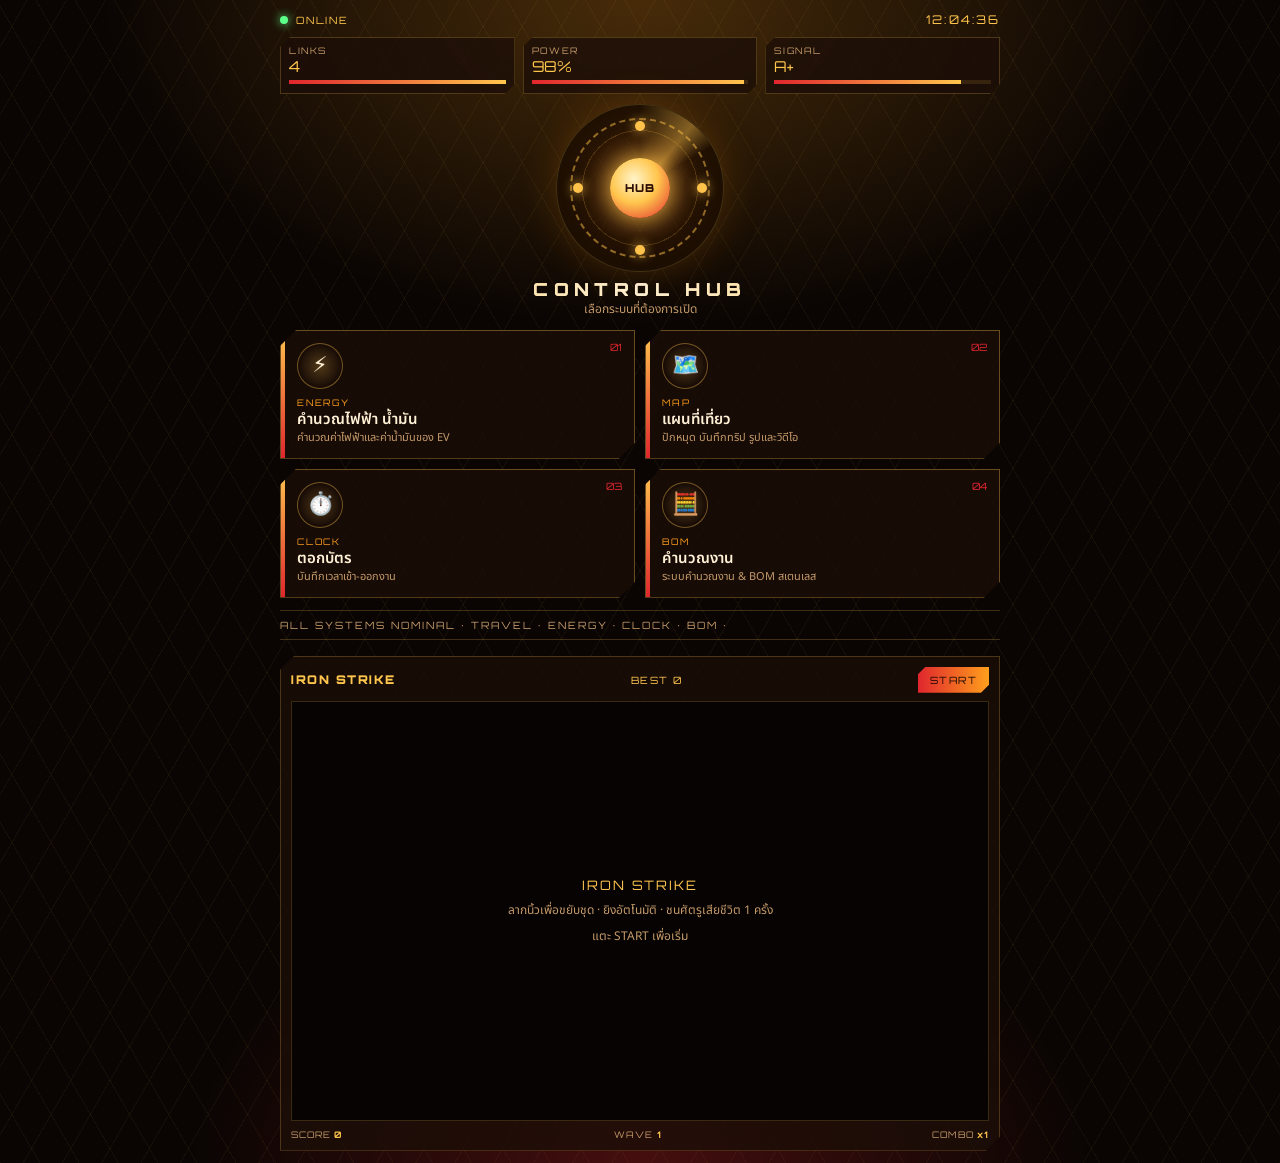
<file: hub.html>
<!doctype html>
<html lang="th">
<head>
  <meta charset="utf-8">
  <meta name="viewport" content="width=device-width, initial-scale=1, viewport-fit=cover">
  <meta name="theme-color" content="#0a0503">
  <link rel="apple-touch-icon" sizes="180x180" href="assets/apple-touch-icon.png">
  <title>HUB</title>
  <link rel="preconnect" href="https://fonts.googleapis.com">
  <link rel="preconnect" href="https://fonts.gstatic.com" crossorigin>
  <link href="https://fonts.googleapis.com/css2?family=Orbitron:wght@500;700;900&family=Noto+Sans+Thai:wght@400;500;600&display=swap" rel="stylesheet">
  <style>
    :root {
      --bg: #0a0503;
      --panel: rgba(28, 13, 7, 0.78);
      --gold: #ffc64d;
      --gold-2: #ff9f1c;
      --gold-soft: rgba(255, 198, 77, 0.22);
      --red: #e0262d;
      --text: #fff1d6;
      --muted: #c49a6a;
    }
    * { box-sizing: border-box; }
    html, body { margin: 0; min-height: 100%; background: var(--bg); color: var(--text); }
    body {
      font-family: "Noto Sans Thai", system-ui, sans-serif;
      padding: max(12px, env(safe-area-inset-top)) 14px max(12px, env(safe-area-inset-bottom));
      overflow-x: hidden;
      background:
        radial-gradient(ellipse 60% 40% at 50% 0%, rgba(255, 159, 28, 0.25), transparent 70%),
        radial-gradient(ellipse 50% 35% at 50% 100%, rgba(224, 38, 45, 0.28), transparent 70%),
        repeating-linear-gradient(60deg, rgba(255, 198, 77, 0.05) 0 1px, transparent 1px 34px),
        repeating-linear-gradient(-60deg, rgba(255, 198, 77, 0.05) 0 1px, transparent 1px 34px),
        var(--bg);
      min-height: 100vh;
    }
    /* scanlines ทั่วหน้า */
    .frame { position: relative; z-index: 1; max-width: 720px; margin: 0 auto; }
    .mono { font-family: Orbitron, sans-serif; letter-spacing: 0.18em; }

    /* ---- top bar ---- */
    .top { display: flex; justify-content: space-between; align-items: center; font-size: 10px; color: var(--muted); }
    .status { display: flex; align-items: center; gap: 8px; color: var(--gold); }
    .status i { width: 8px; height: 8px; border-radius: 50%; background: #5dff8a; box-shadow: 0 0 10px #5dff8a; animation: blink 1.6s steps(2) infinite; }
    @keyframes blink { 50% { opacity: 0.2; } }
    #clock { color: var(--gold); font-size: 12px; }

    /* ---- gauges ---- */
    .gauges { display: grid; grid-template-columns: repeat(3, 1fr); gap: 8px; margin: 10px 0 0; }
    .gauge {
      padding: 7px 8px 9px; background: var(--panel);
      border: 1px solid var(--gold-soft); clip-path: polygon(10px 0, 100% 0, 100% calc(100% - 10px), calc(100% - 10px) 100%, 0 100%, 0 10px);
    }
    .gauge .k { font-size: 9px; color: var(--muted); }
    .gauge .v { font-family: Orbitron, sans-serif; font-size: 15px; color: var(--gold); margin: 1px 0 4px; }
    .bar { height: 4px; background: rgba(255, 198, 77, 0.12); overflow: hidden; }
    .bar span { display: block; height: 100%; width: 0; background: linear-gradient(90deg, var(--red), var(--gold)); animation: fill 1.4s ease-out forwards; }
    @keyframes fill { to { width: var(--w); } }

    /* ---- radar + reactor ---- */
    .core-wrap { position: relative; width: 168px; height: 168px; margin: 10px auto 0; pointer-events: none; }
    .radar {
      position: absolute; inset: 0; border-radius: 50%;
      background:
        repeating-radial-gradient(circle at 50% 50%, transparent 0 28px, rgba(255, 198, 77, 0.18) 28px 29px),
        radial-gradient(circle, rgba(255, 159, 28, 0.12), rgba(10, 5, 3, 0.9) 70%);
      border: 1px solid var(--gold-soft);
      box-shadow: 0 0 40px rgba(255, 159, 28, 0.18), inset 0 0 40px rgba(255, 159, 28, 0.12);
      overflow: hidden;
    }
    .sweep {
      position: absolute; inset: 0; border-radius: 50%;
      background: conic-gradient(from 0deg, rgba(255, 198, 77, 0) 0deg, rgba(255, 198, 77, 0.45) 40deg, rgba(255, 198, 77, 0) 60deg);
      animation: spin 4s linear infinite;
    }
    .blip {
      position: absolute; width: 10px; height: 10px; margin: -5px 0 0 -5px; border-radius: 50%;
      left: calc(50% + var(--x) * 1px); top: calc(50% + var(--y) * 1px);
      background: var(--gold); box-shadow: 0 0 12px var(--gold);
      animation: ping 2.4s ease-out infinite; animation-delay: var(--d);
    }
    @keyframes ping { 0% { transform: scale(1); opacity: 1; } 70%, 100% { transform: scale(2.6); opacity: 0; } }
    .core {
      position: absolute; left: 50%; top: 50%; width: 60px; height: 60px; margin: -30px 0 0 -30px; border-radius: 50%;
      background: radial-gradient(circle at 40% 35%, #fff4c8, var(--gold) 45%, var(--red) 100%);
      box-shadow: 0 0 26px var(--gold), 0 0 70px rgba(255, 90, 30, 0.45);
      display: flex; align-items: center; justify-content: center;
      font-family: Orbitron, sans-serif; font-weight: 900; font-size: 11px; color: #2a0d05; letter-spacing: 0.1em;
    }
    .ring { position: absolute; inset: 14px; border-radius: 50%; border: 2px dashed rgba(255, 198, 77, 0.5); animation: spin 22s linear infinite; }
    @keyframes spin { to { transform: rotate(360deg); } }
    @keyframes pulse { 50% { box-shadow: 0 0 40px var(--gold), 0 0 100px rgba(255, 90, 30, 0.6); } }

    h1 { font-family: Orbitron, sans-serif; font-weight: 900; text-align: center; letter-spacing: 0.3em; margin: 6px 0 0; font-size: 18px; background: linear-gradient(90deg, var(--gold), #fff1d6, var(--gold)); -webkit-background-clip: text; background-clip: text; color: transparent; }
    .sub { text-align: center; color: var(--muted); font-size: 12px; margin: 0 0 12px; }

    /* ---- link tiles ---- */
    .label-row { display: flex; align-items: center; gap: 10px; font-size: 10px; color: var(--muted); margin: 6px 0 12px; }
    .label-row::after { content: ""; flex: 1; height: 1px; background: linear-gradient(90deg, var(--gold-soft), transparent); }
    .grid { display: grid; grid-template-columns: 1fr 1fr; gap: 10px; }
    .tile {
      position: relative; display: flex; flex-direction: column; gap: 8px; align-items: flex-start; overflow: hidden;
      min-height: 112px; padding: 12px 12px 12px 16px; color: inherit; text-decoration: none;
      cursor: pointer; touch-action: manipulation; user-select: none; -webkit-user-select: none;
      background: var(--panel); border: 1px solid rgba(255, 198, 77, 0.35);
      clip-path: polygon(16px 0, 100% 0, 100% calc(100% - 16px), calc(100% - 16px) 100%, 0 100%, 0 16px);
      transition: box-shadow .2s, border-color .2s;
      -webkit-tap-highlight-color: transparent;
    }
    .tile::before { content: ""; position: absolute; left: 0; top: 0; bottom: 0; width: 4px; background: linear-gradient(var(--gold), var(--red)); }
    .tile > * { pointer-events: none; }
    .tile:hover, .tile:focus-visible { border-color: var(--gold); box-shadow: 0 0 26px rgba(255, 159, 28, 0.35); outline: none; }
    .num { position: absolute; top: 10px; right: 12px; font-family: Orbitron, sans-serif; font-size: 10px; color: var(--red); }
    .icon {
      flex: none; width: 46px; height: 46px; border-radius: 50%; display: flex; align-items: center; justify-content: center;
      font-size: 22px; line-height: 1; background: radial-gradient(circle, rgba(255, 198, 77, 0.25), transparent 70%); border: 1px solid rgba(255, 198, 77, 0.4);
    }
    .info { min-width: 0; flex: 1; }
    .tag { font-family: Orbitron, sans-serif; font-size: 9px; letter-spacing: 0.2em; color: var(--gold-2); }
    .title { font-weight: 600; font-size: 15px; margin: 0; }
    .desc { color: var(--muted); font-size: 11px; line-height: 1.35; }
    .arrow { display: none; }
    .empty { color: var(--muted); font-size: 14px; text-align: center; padding: 24px; border: 1px dashed var(--gold-soft); }

    /* ---- ticker ---- */
    .ticker { pointer-events: none; margin-top: 12px; overflow: hidden; white-space: nowrap; border-top: 1px solid var(--gold-soft); border-bottom: 1px solid var(--gold-soft); padding: 8px 0; font-family: Orbitron, sans-serif; font-size: 10px; color: var(--muted); letter-spacing: 0.2em; }
    /* ---- IRON STRIKE (เกมยิงเครื่องบิน) ---- */
    .game { margin-top: 16px; padding: 10px; background: var(--panel); border: 1px solid var(--gold-soft); clip-path: polygon(14px 0, 100% 0, 100% calc(100% - 14px), calc(100% - 14px) 100%, 0 100%, 0 14px); }
    .game-head { display: flex; justify-content: space-between; align-items: center; gap: 8px; font-family: Orbitron, sans-serif; font-size: 10px; letter-spacing: 0.15em; color: var(--gold); }
    .g-title { font-size: 12px; font-weight: 900; }
    .game-btn { font-family: Orbitron, sans-serif; font-size: 10px; letter-spacing: 0.15em; padding: 7px 12px; background: linear-gradient(90deg, var(--red), var(--gold-2)); color: #1a0803; border: 0; cursor: pointer; clip-path: polygon(8px 0, 100% 0, 100% calc(100% - 8px), calc(100% - 8px) 100%, 0 100%, 0 8px); }
    .stage { position: relative; margin-top: 8px; height: 420px; overflow: hidden; touch-action: none; user-select: none; -webkit-user-select: none; border: 1px solid rgba(255, 198, 77, 0.2); background: #070302; }
    .stage canvas { display: block; width: 100%; height: 100%; }
    .game-foot { display: flex; justify-content: space-between; margin-top: 8px; font-family: Orbitron, sans-serif; font-size: 9px; letter-spacing: 0.12em; color: var(--muted); }
    .game-foot b { color: var(--gold); font-weight: 700; }
    .hint-line { margin: 6px 0 0; font-size: 11px; color: var(--muted); text-align: center; }
    .overlay { position: absolute; inset: 0; display: flex; flex-direction: column; align-items: center; justify-content: center; gap: 8px; background: rgba(7, 3, 2, 0.72); font-family: Orbitron, sans-serif; font-size: 13px; letter-spacing: 0.15em; color: var(--gold); text-align: center; }
    .overlay small { font-family: "Noto Sans Thai", sans-serif; font-size: 12px; letter-spacing: 0; color: var(--muted); }
    @media (prefers-reduced-motion: reduce) { *, *::before, *::after { animation: none !important; } }
  </style>
</head>
<body>
  <main class="frame">
    <div class="top mono">
      <span class="status"><i></i>ONLINE</span>
      <span id="clock">--:--:--</span>
    </div>

    <div class="gauges">
      <div class="gauge"><div class="k mono">LINKS</div><div class="v" id="g-links">0</div><div class="bar"><span style="--w: 100%"></span></div></div>
      <div class="gauge"><div class="k mono">POWER</div><div class="v">98%</div><div class="bar"><span style="--w: 98%"></span></div></div>
      <div class="gauge"><div class="k mono">SIGNAL</div><div class="v">A+</div><div class="bar"><span style="--w: 86%"></span></div></div>
    </div>

    <div class="core-wrap" aria-hidden="true">
      <div class="radar"><div class="sweep"></div></div>
      <div class="ring"></div>
      <div id="blips"></div>
      <div class="core">HUB</div>
    </div>

    <h1>CONTROL HUB</h1>
    <p class="sub">เลือกระบบที่ต้องการเปิด</p>

    <div id="grid" class="grid"></div>

    <div class="ticker mono"><span id="ticker">ALL SYSTEMS NOMINAL · TRAVEL · ENERGY · CLOCK · BOM ·</span></div>

    <section class="game" aria-label="เกมยิงเครื่องบิน">
      <div class="game-head">
        <span class="g-title">IRON STRIKE</span>
        <span>BEST <span id="g-best">0</span></span>
        <button id="g-start" class="game-btn" type="button">START</button>
      </div>
      <div id="g-stage" class="stage">
        <canvas id="g-canvas"></canvas>
        <div id="g-over" class="overlay">
          <span>IRON STRIKE</span>
          <small>ลากนิ้วเพื่อขยับชุด · ยิงอัตโนมัติ · ชนศัตรูเสียชีวิต 1 ครั้ง</small>
          <small>แตะ START เพื่อเริ่ม</small>
        </div>
      </div>
      <div class="game-foot">
        <span>SCORE <b id="g-score">0</b></span>
        <span>WAVE <b id="g-wave">1</b></span>
        <span>COMBO <b id="g-combo">x1</b></span>
      </div>
    </section>
  </main>

  <script src="links.js"></script>
  <script>
    (function () {
      var stage = document.getElementById('g-stage');
      var canvas = document.getElementById('g-canvas');
      var ctx = canvas.getContext('2d');
      var over = document.getElementById('g-over');
      var startBtn = document.getElementById('g-start');
      var bestEl = document.getElementById('g-best');
      var scoreEl = document.getElementById('g-score');
      var waveEl = document.getElementById('g-wave');
      var comboEl = document.getElementById('g-combo');

      var BEST_KEY = 'hubIronStrikeBest';
      var W = 1, H = 1, dpr = 1;
      var game = null;
      var best = readBest();
      var dragging = false;
      var target = null;
      var audio = null;
      var last = performance.now();

      bestEl.textContent = String(best);

      function readBest() { try { return Number(localStorage.getItem(BEST_KEY)) || 0; } catch (e) { return 0; } }
      function writeBest(v) { try { localStorage.setItem(BEST_KEY, String(v)); } catch (e) { /* ไม่เป็นไร */ } }

      function resize() {
        var r = stage.getBoundingClientRect();
        W = Math.max(1, r.width); H = Math.max(1, r.height);
        dpr = window.devicePixelRatio || 1;
        canvas.width = Math.round(W * dpr); canvas.height = Math.round(H * dpr);
        ctx.setTransform(dpr, 0, 0, dpr, 0, 0);
      }
      window.addEventListener('resize', resize);
      resize();

      function beep(freq, dur, type, vol) {
        try {
          audio = audio || new (window.AudioContext || window.webkitAudioContext)();
          var o = audio.createOscillator(), g = audio.createGain();
          o.type = type || 'square'; o.frequency.value = freq;
          g.gain.value = vol || 0.04;
          o.connect(g); g.connect(audio.destination);
          o.start(); g.gain.exponentialRampToValueAtTime(0.0001, audio.currentTime + dur);
          o.stop(audio.currentTime + dur);
        } catch (e) { /* ไม่มีเสียงก็เล่นได้ */ }
      }

      function newGame() {
        return {
          running: true,
          p: { x: W / 2, y: H - 64, tx: W / 2, ty: H - 64, lives: 3, inv: 0 },
          bullets: [], enemies: [], parts: [],
          score: 0, kills: 0, wave: 1, combo: 1, comboT: 0,
          shake: 0, fireT: 0, spawnT: 0.8, t: 0
        };
      }

      function burst(x, y, color, n) {
        for (var i = 0; i < n; i++) {
          var a = Math.random() * Math.PI * 2, s = 60 + Math.random() * 220;
          game.parts.push({ x: x, y: y, vx: Math.cos(a) * s, vy: Math.sin(a) * s, life: 0.5 + Math.random() * 0.4, max: 0.9, color: color });
        }
      }

      function spawnEnemy() {
        var g = game, r = Math.random(), type;
        if (g.wave >= 3 && r > 0.85) type = 'dart';
        else if (g.wave >= 2 && r > 0.6) type = 'shield';
        else type = 'drone';
        var e = { x: 30 + Math.random() * Math.max(1, W - 60), y: -30, vx: 0, vy: 80 + g.wave * 12, hp: 1, r: 18, type: type, t: Math.random() * 6 };
        if (type === 'shield') { e.hp = 3; e.r = 26; e.vy *= 0.7; }
        if (type === 'dart') { e.r = 12; e.vy = 220 + g.wave * 10; }
        g.enemies.push(e);
      }

      function update(dt) {
        var g = game, p = g.p;
        g.t += dt;

        // เคลื่อนที่ตามนิ้ว (ลื่นๆ)
        if (target) { p.tx = target.x; p.ty = target.y; }
        p.x += (p.tx - p.x) * Math.min(1, dt * 14);
        p.y += (p.ty - p.y) * Math.min(1, dt * 14);
        p.x = Math.max(24, Math.min(W - 24, p.x));
        p.y = Math.max(H * 0.45, Math.min(H - 36, p.y));
        p.inv -= dt;

        // ยิงอัตโนมัติ ยิ่งด่านสูงยิ่งยิงถี่
        g.fireT -= dt;
        if (g.fireT <= 0) {
          g.bullets.push({ x: p.x, y: p.y - 22, vy: -640 });
          g.fireT = Math.max(0.07, 0.16 - g.wave * 0.012);
        }

        // ศัตรูเกิดเป็นระลอก
        g.spawnT -= dt;
        if (g.spawnT <= 0) {
          spawnEnemy();
          g.spawnT = Math.max(0.28, 1.05 - g.wave * 0.09) * (0.75 + Math.random() * 0.5);
        }

        g.bullets.forEach(function (b) { b.y += b.vy * dt; });
        g.bullets = g.bullets.filter(function (b) { return b.y > -10; });

        g.enemies.forEach(function (e) {
          e.t += dt;
          e.y += e.vy * dt;
          if (e.type === 'dart') e.x += Math.sin(e.t * 5) * 90 * dt;
        });

        // ยิงโดนศัตรู
        g.bullets = g.bullets.filter(function (b) {
          for (var i = 0; i < g.enemies.length; i++) {
            var e = g.enemies[i];
            if (Math.abs(b.x - e.x) < e.r && Math.abs(b.y - e.y) < e.r) {
              e.hp--;
              burst(b.x, b.y, '#ffc64d', 3);
              if (e.hp <= 0) {
                var pts = e.type === 'shield' ? 30 : e.type === 'dart' ? 15 : 10;
                g.score += pts * g.combo;
                g.kills++;
                g.combo = Math.min(8, g.combo + 1);
                g.comboT = 2.5;
                g.wave = 1 + Math.floor(g.kills / 12);
                burst(e.x, e.y, '#e0262d', 18);
                g.shake = Math.min(10, g.shake + 2);
                beep(520 + Math.random() * 200, 0.08, 'square', 0.03);
                g.enemies.splice(i, 1);
              }
              return false;
            }
          }
          return true;
        });

        // ศัตรูชนชุด
        g.enemies = g.enemies.filter(function (e) {
          var hit = p.inv <= 0 && Math.hypot(e.x - p.x, e.y - p.y) < e.r + 14;
          if (hit) {
            g.p.lives--;
            p.inv = 1.5;
            g.shake = 10;
            burst(p.x, p.y, '#ff9f1c', 26);
            beep(140, 0.25, 'sawtooth', 0.06);
            return false;
          }
          return e.y < H + 40 && e.y > -60;
        });

        if (g.p.lives <= 0) return endGame();

        g.comboT -= dt;
        if (g.comboT <= 0) g.combo = 1;

        g.parts.forEach(function (q) { q.x += q.vx * dt; q.y += q.vy * dt; q.vx *= 0.96; q.vy *= 0.96; q.life -= dt; });
        g.parts = g.parts.filter(function (q) { return q.life > 0; });
        g.shake *= Math.exp(-dt * 8);

        scoreEl.textContent = String(g.score);
        waveEl.textContent = String(g.wave);
        comboEl.textContent = 'x' + g.combo;
      }

      function endGame() {
        var s = game.score;
        game.running = false;
        if (s > best) { best = s; writeBest(best); bestEl.textContent = String(best); }
        over.innerHTML = '';
        var a = document.createElement('span'); a.textContent = 'GAME OVER';
        var b = document.createElement('small'); b.textContent = 'คะแนน ' + s + ' · ด่าน ' + game.wave + ' · ฆ่า ' + game.kills;
        var c = document.createElement('small'); c.textContent = s >= best && s > 0 ? 'ทำสถิติใหม่!' : 'แตะ START เพื่อเล่นอีกครั้ง';
        over.appendChild(a); over.appendChild(b); over.appendChild(c);
        over.style.display = 'flex';
        startBtn.textContent = 'AGAIN';
      }

      function drawSuit(p) {
        ctx.save();
        ctx.translate(p.x, p.y);
        if (p.inv > 0 && Math.floor(p.inv * 12) % 2 === 0) ctx.globalAlpha = 0.35;
        ctx.shadowColor = '#ffc64d'; ctx.shadowBlur = 18;
        // ลำตัวสีทอง หน้ากากแดง
        ctx.fillStyle = '#ffc64d';
        ctx.beginPath();
        ctx.moveTo(0, -26); ctx.lineTo(16, -6); ctx.lineTo(24, 16); ctx.lineTo(8, 10);
        ctx.lineTo(0, 20); ctx.lineTo(-8, 10); ctx.lineTo(-24, 16); ctx.lineTo(-16, -6);
        ctx.closePath(); ctx.fill();
        ctx.fillStyle = '#e0262d';
        ctx.beginPath(); ctx.moveTo(0, -18); ctx.lineTo(8, -4); ctx.lineTo(0, 2); ctx.lineTo(-8, -4); ctx.closePath(); ctx.fill();
        // แสงจากฝ่ามือ (repulsor)
        ctx.shadowColor = '#37d7ff'; ctx.shadowBlur = 16;
        ctx.fillStyle = '#e9fbff';
        ctx.beginPath(); ctx.arc(0, 22, 4 + Math.sin(game.t * 20) * 1.2, 0, Math.PI * 2); ctx.fill();
        ctx.restore();
      }

      function draw() {
        ctx.setTransform(dpr, 0, 0, dpr, 0, 0);
        ctx.fillStyle = '#070302';
        ctx.fillRect(0, 0, W, H);

        // พื้นตารางเคลื่อนไหวเบาๆ
        var off = game ? (game.t * 60) % 40 : 0;
        ctx.strokeStyle = 'rgba(255, 198, 77, 0.08)';
        ctx.lineWidth = 1;
        for (var y = off; y < H; y += 40) { ctx.beginPath(); ctx.moveTo(0, y); ctx.lineTo(W, y); ctx.stroke(); }
        for (var x = 0; x < W; x += 40) { ctx.beginPath(); ctx.moveTo(x, 0); ctx.lineTo(x, H); ctx.stroke(); }

        if (!game) return;
        ctx.save();
        if (game.shake > 0.1) ctx.translate((Math.random() - 0.5) * game.shake, (Math.random() - 0.5) * game.shake);

        // กระสุน
        ctx.shadowColor = '#ffc64d'; ctx.shadowBlur = 10;
        ctx.strokeStyle = '#ffe08a'; ctx.lineWidth = 3;
        game.bullets.forEach(function (b) { ctx.beginPath(); ctx.moveTo(b.x, b.y); ctx.lineTo(b.x, b.y + 14); ctx.stroke(); });

        // ศัตรู
        game.enemies.forEach(function (e) {
          ctx.save();
          ctx.translate(e.x, e.y);
          if (e.type === 'shield') {
            ctx.shadowColor = '#ff9f1c'; ctx.shadowBlur = 14;
            ctx.strokeStyle = '#ff9f1c'; ctx.lineWidth = 4;
            ctx.beginPath(); ctx.arc(0, 0, e.r, 0, Math.PI * 2 * (e.hp / 3)); ctx.stroke();
            ctx.strokeStyle = 'rgba(224,38,45,0.6)'; ctx.lineWidth = 2;
            ctx.beginPath(); ctx.arc(0, 0, e.r - 7, 0, Math.PI * 2); ctx.stroke();
          } else if (e.type === 'dart') {
            ctx.shadowColor = '#e0262d'; ctx.shadowBlur = 14;
            ctx.fillStyle = '#e0262d';
            ctx.beginPath(); ctx.moveTo(0, 14); ctx.lineTo(10, -10); ctx.lineTo(0, -4); ctx.lineTo(-10, -10); ctx.closePath(); ctx.fill();
          } else {
            ctx.shadowColor = '#e0262d'; ctx.shadowBlur = 12;
            ctx.strokeStyle = '#e0262d'; ctx.lineWidth = 2.5;
            ctx.beginPath(); ctx.arc(0, 0, e.r, 0, Math.PI * 2); ctx.stroke();
            ctx.strokeStyle = '#ffc64d'; ctx.lineWidth = 1.5;
            ctx.beginPath(); ctx.moveTo(-8, 0); ctx.lineTo(8, 0); ctx.moveTo(0, -8); ctx.lineTo(0, 8); ctx.stroke();
          }
          ctx.restore();
        });

        if (game.running || game.p.lives > 0) drawSuit(game.p);

        // อนุภาค
        game.parts.forEach(function (q) {
          ctx.globalAlpha = Math.max(0, q.life / q.max);
          ctx.fillStyle = q.color;
          ctx.shadowColor = q.color; ctx.shadowBlur = 8;
          ctx.beginPath(); ctx.arc(q.x, q.y, 2.5, 0, Math.PI * 2); ctx.fill();
        });
        ctx.globalAlpha = 1;
        ctx.restore();

        // HUD: ชีวิต
        ctx.shadowBlur = 0;
        for (var i = 0; i < 3; i++) {
          ctx.fillStyle = i < game.p.lives ? '#ffc64d' : 'rgba(255,198,77,0.15)';
          ctx.beginPath(); ctx.arc(18 + i * 18, 20, 6, 0, Math.PI * 2); ctx.fill();
        }
      }

      // วาดวนเฉพาะตอนเล่นอยู่ ตอนพักวาดครั้งเดียว ไม่กินเครื่อง
      var looping = false;
      function loop(now) {
        var dt = Math.min(0.05, (now - last) / 1000);
        last = now;
        if (game && game.running) {
          update(dt);
          draw();
          requestAnimationFrame(loop);
        } else {
          draw();
          looping = false;
        }
      }
      function startLoop() {
        if (looping) return;
        looping = true;
        last = performance.now();
        requestAnimationFrame(loop);
      }
      draw();

      function setTargetFrom(e) {
        var r = stage.getBoundingClientRect();
        target = { x: e.clientX - r.left, y: e.clientY - r.top };
      }
      stage.addEventListener('pointerdown', function (e) {
        dragging = true;
        try { stage.setPointerCapture(e.pointerId); } catch (err) { /* ไม่เป็นไร */ }
        setTargetFrom(e);
      });
      stage.addEventListener('pointermove', function (e) { if (dragging) setTargetFrom(e); });
      function stopDrag() { dragging = false; target = null; }
      stage.addEventListener('pointerup', stopDrag);
      stage.addEventListener('pointercancel', stopDrag);

      startBtn.addEventListener('click', function () {
        if (game && game.running) return;
        try { audio = audio || new (window.AudioContext || window.webkitAudioContext)(); if (audio.state === 'suspended') audio.resume(); } catch (e) { /* ไม่มีเสียง */ }
        game = newGame();
        over.style.display = 'none';
        startBtn.textContent = 'START';
        startLoop();
        scoreEl.textContent = '0';
        waveEl.textContent = '1';
        comboEl.textContent = 'x1';
      });
    })();
  </script>
  <script>
    (function () {
      var grid = document.getElementById('grid');
      var blips = document.getElementById('blips');
      var links = Array.isArray(window.HUB_LINKS) ? window.HUB_LINKS : [];
      document.getElementById('g-links').textContent = String(links.length);

      if (!links.length) {
        var empty = document.createElement('div');
        empty.className = 'empty';
        empty.textContent = 'ยังไม่มีลิงก์ — เพิ่มได้ในไฟล์ links.js';
        grid.appendChild(empty);
      }

      links.forEach(function (l, i) {
        // จุดบนเรดาร์ กระจายตามจำนวนลิงก์
        var angle = (i / Math.max(links.length, 1)) * Math.PI * 2 - Math.PI / 2;
        var r = 62;
        var b = document.createElement('div');
        b.className = 'blip';
        b.style.setProperty('--x', Math.round(Math.cos(angle) * r));
        b.style.setProperty('--y', Math.round(Math.sin(angle) * r));
        b.style.setProperty('--d', (i * 0.5) + 's');
        blips.appendChild(b);

        var url = String(l.url || '#');
        var a = document.createElement('a');
        a.className = 'tile';
        // รับเฉพาะลิงก์ http(s) หรือ path ในเว็บเดียวกัน
        a.href = /^(https?:\/\/|[\w\-./]+$)/.test(url) ? url : '#';
        if (/^https?:\/\//.test(url)) { a.target = '_blank'; a.rel = 'noopener'; }

        var num = document.createElement('div'); num.className = 'num'; num.textContent = String(i + 1).padStart(2, '0');
        var icon = document.createElement('div'); icon.className = 'icon'; icon.textContent = l.icon || '◎';
        var info = document.createElement('div'); info.className = 'info';
        var tag = document.createElement('div'); tag.className = 'tag'; tag.textContent = l.tag || 'LINK';
        var title = document.createElement('div'); title.className = 'title'; title.textContent = l.title || 'ไม่มีชื่อ';
        var desc = document.createElement('div'); desc.className = 'desc'; desc.textContent = l.desc || '';
        info.appendChild(tag); info.appendChild(title); info.appendChild(desc);
        var arrow = document.createElement('div'); arrow.className = 'arrow'; arrow.textContent = '▸';

        a.appendChild(num); a.appendChild(icon); a.appendChild(info); a.appendChild(arrow);
        grid.appendChild(a);
      });

      var clock = document.getElementById('clock');
      function tick() {
        try {
          clock.textContent = new Date().toLocaleTimeString('th-TH', { timeZone: 'Asia/Bangkok', hour12: false });
        } catch (e) { /* ไม่ต้องแสดงเวลาก็ได้ */ }
      }
      tick();
      setInterval(tick, 1000);
    })();
  </script>
</body>
</html>
</file>
